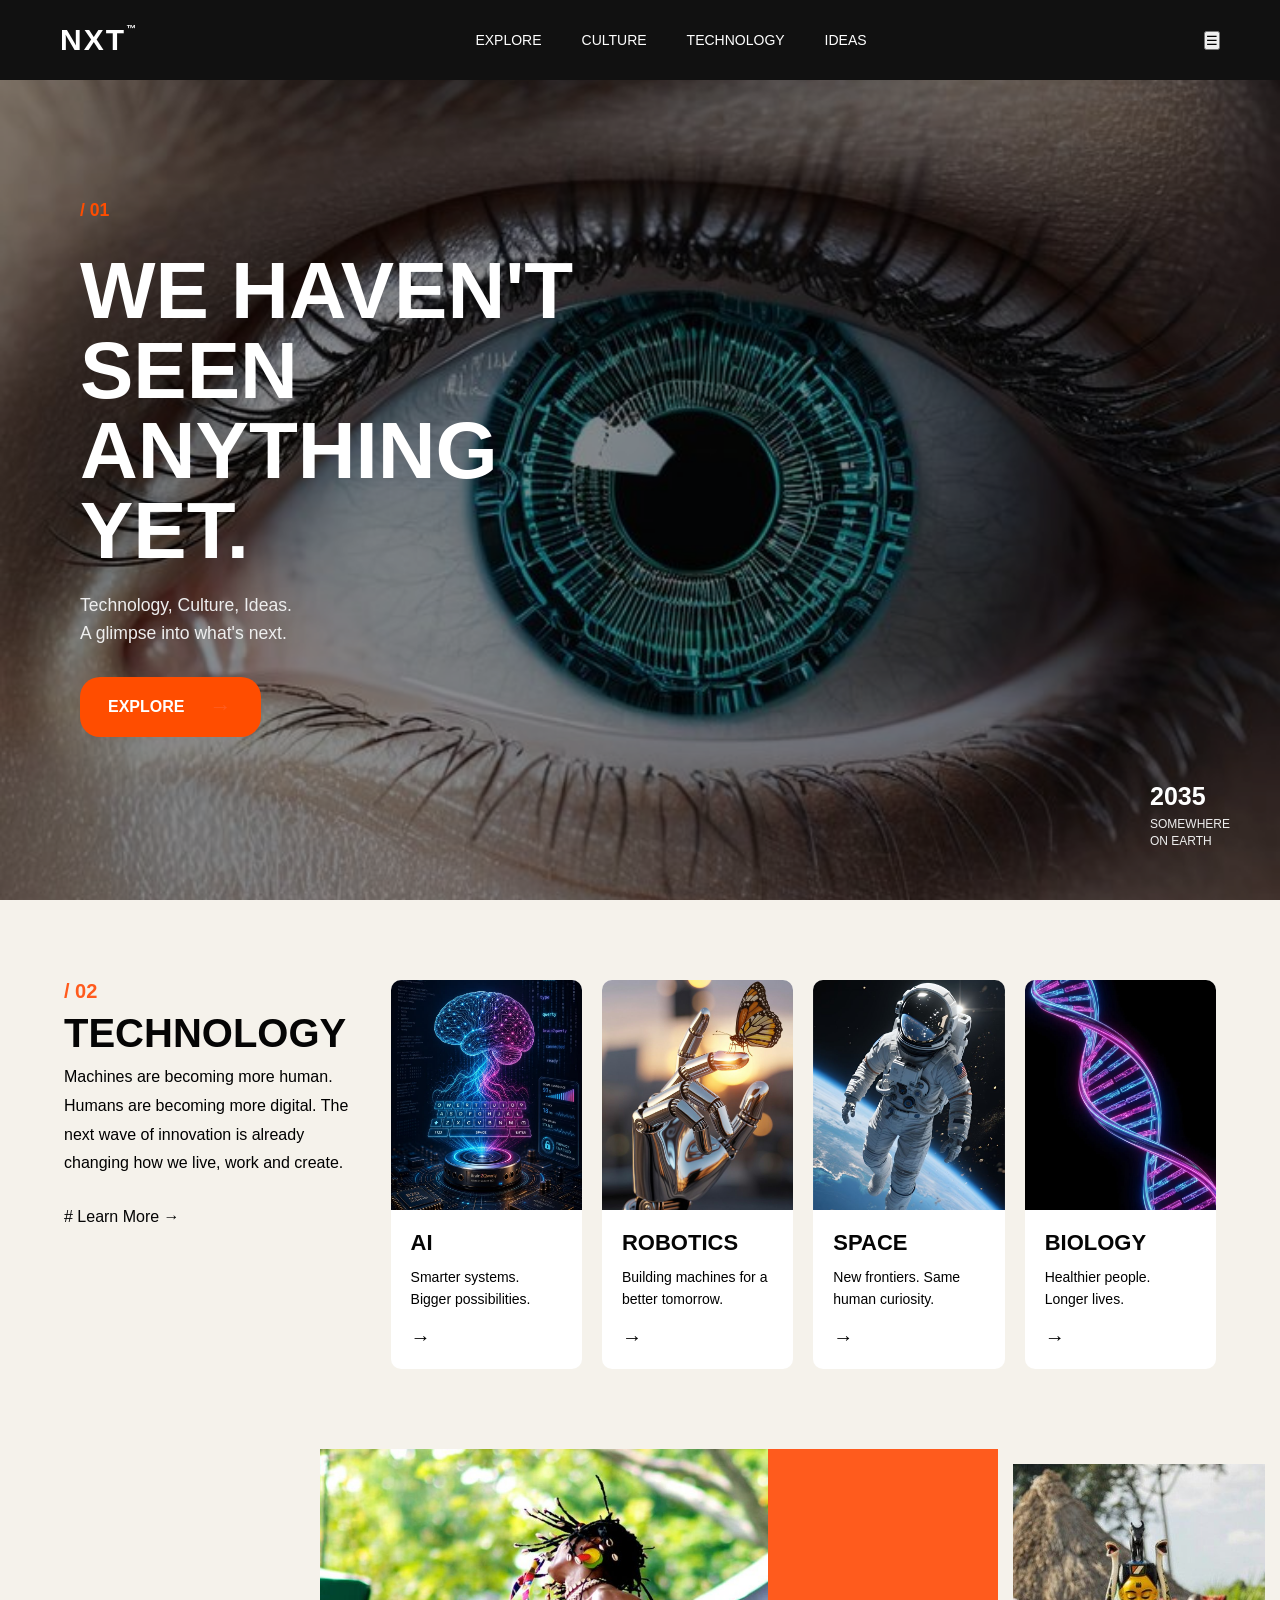
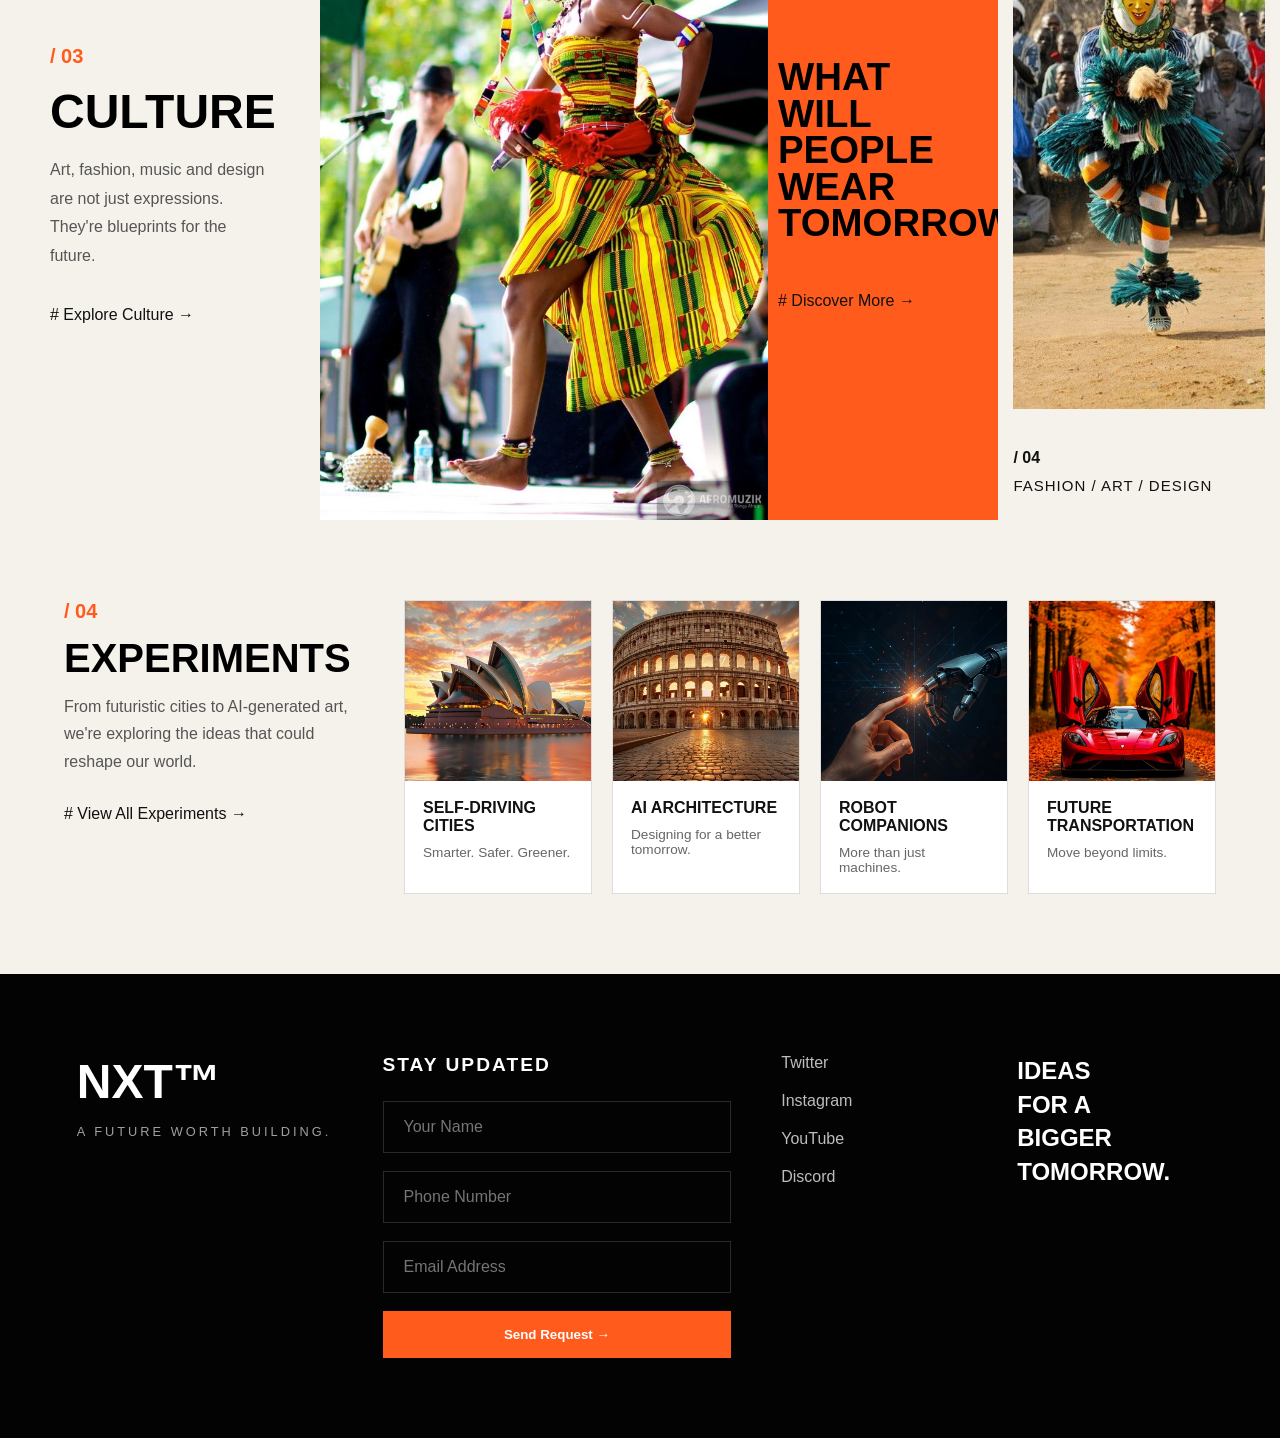
<file: index.html>
<!DOCTYPE html>
<html lang="en">
<head>
    <meta charset="UTF-8">
    <meta name="viewport" content="width=device-width, initial-scale=1.0">
    <title>Document</title>
    <link rel="stylesheet" href="aone.css">
</head>
<body>
    <header class="header">

    <div class="logo">
        NXT<span>™</span>
    </div>

    <nav class="nav">
        <ul>
            <li><a href="aone.html" class="active">EXPLORE</a></li>
            <li><a href="culture.html">CULTURE</a></li>
            <li><a href="technology.html">TECHNOLOGY</a></li>
            <li><a href="ideas.html">IDEAS</a></li>
    </ul>
    </nav>
    <button class="menu" onclick="toggleMenu()">☰</button>

    </header>

<section class="hero">

    <div class="hero-overlay"></div>

    <div class="hero-content">

        <p class="hero-number">/ 01</p>  

        <h1>
            WE HAVEN'T<br>
            SEEN ANYTHING<br>
            YET.
        </h1>

        <p class="hero-text">
            Technology, Culture, Ideas.<br>
            A glimpse into what's next.
        </p>

        <a href="#" class="hero-btn">
            EXPLORE
            <span>→</span>
        </a>

    </div>

    <div class="hero-year">
        <span>2035</span>

        <p>
            SOMEWHERE<br>
            ON EARTH
        </p>
    </div>

</section>

<section class="technology">
    <div class="tech-container">

        <!-- Left Content -->
        <div class="tech-content">
            <span class="section-number">/ 02</span>

            <h2>TECHNOLOGY</h2>

            <p>
                Machines are becoming more human.
                Humans are becoming more digital.
                The next wave of innovation is already
                changing how we live, work and create.
            </p>

            #
                Learn More
                <span>→</span>
            </a>
        </div>

        <!-- Cards -->
        <div class="tech-cards">

            <div class="tech-card">
                <img src="brain2.jpg" alt="">
                <div class="card-content">
                    <h3>AI</h3>
                    <p>Smarter systems. Bigger possibilities.</p>
                    <span>→</span>
                </div>
            </div>

            <div class="tech-card">
                <img src="robotics2.jpg" alt="">
                <div class="card-content">
                    <h3>ROBOTICS</h3>
                    <p>Building machines for a better tomorrow.</p>
                    <span>→</span>
                </div>
            </div>

            <div class="tech-card">
                <img src="space.jpg" alt="">
                <div class="card-content">
                    <h3>SPACE</h3>
                    <p>New frontiers. Same human curiosity.</p>
                    <span>→</span>
                </div>
            </div>

            <div class="tech-card">
                <img src="biology.jpg" alt="">
                <div class="card-content">
                    <h3>BIOLOGY</h3>
                    <p>Healthier people. Longer lives.</p>
                    <span>→</span>
                </div>
            </div>

        </div>

    </div>
</section>

<section class="culture">

    <div class="culture-grid">

        <!-- Left Content -->
        <div class="culture-text">
            <span class="section-number">/ 03</span>

            <h2>CULTURE</h2>

            <p>
                Art, fashion, music and design are not just
                expressions. They're blueprints for the future.
            </p>

            #
                Explore Culture →
            </a>
        </div>

        <!-- Main Image -->
        <div class="culture-image">
            <img src="dance2.jpg" alt="">
        </div>

        <!-- Orange CTA -->
        <div class="culture-highlight">
            <h3>
                WHAT WILL <br>
                PEOPLE WEAR <br>
                TOMORROW?
            </h3>

            #
                Discover More →
            </a>
        </div>

        <!-- Side Card -->
        <div class="culture-side">
            <img src="masked.jpg" alt="">

            <div class="side-content">
                <span>/ 04</span>

                <p>Fashion / Art / Design</p>
            </div>
        </div>

    </div>

</section>

<section class="experiments">

    <div class="exp-wrapper">

        <!-- Left Side -->
        <div class="exp-intro">
            <span class="section-number">/ 04</span>

            <h2>EXPERIMENTS</h2>

            <p>
                From futuristic cities to AI-generated art,
                we're exploring the ideas that could reshape
                our world.
            </p>

            #
                View All Experiments →
            </a>
        </div>

        <!-- Cards -->
        <div class="exp-cards">

            <article class="exp-card">
                <img src="city.jpg" alt="">
                <div class="exp-content">
                    <h3>SELF-DRIVING CITIES</h3>
                    <p>Smarter. Safer. Greener.</p>
                </div>
            </article>

            <article class="exp-card">
                <img src="arch.jpg" alt="">
                <div class="exp-content">
                    <h3>AI ARCHITECTURE</h3>
                    <p>Designing for a better tomorrow.</p>
                </div>
            </article>

            <article class="exp-card">
                <img src="rob.jpg" alt="">
                <div class="exp-content">
                    <h3>ROBOT COMPANIONS</h3>
                    <p>More than just machines.</p>
                </div>
            </article>

            <article class="exp-card">
                <img src="car.jpg" alt="">
                <div class="exp-content">
                    <h3>FUTURE TRANSPORTATION</h3>
                    <p>Move beyond limits.</p>
                </div>
            </article>

        </div>

    </div>

</section>

<footer class="footer">

    <div class="footer-top">

        <!-- Brand -->
        <div class="footer-brand">
            <h2>NXT™</h2>
            <p>A FUTURE WORTH BUILDING.</p>
        </div>

        <!-- Contact Form -->
        <div class="footer-contact">

            <h3>Stay Updated</h3>

            <form id="login-form">

                <div class="input-group">
                    <input
                        type="text"
                        id="fullname"
                        placeholder="Your Name"
                        required
                    >
                </div>

                <div class="input-group">
                    <input
                        type="tel"
                        id="tel"
                        placeholder="Phone Number"
                        required
                    >
                </div>

                <div class="input-group">
                    <input
                        type="email"
                        id="email"
                        placeholder="Email Address"
                        required
                    >
                </div>

                <button type="submit">
                    Send Request →
                </button>

            </form>

        </div>

        <!-- Social -->
        <div class="footer-social">

            <a>Twitter</a>
            <a>Instagram</a>
            <a>YouTube</a>
            <a>Discord</a>

        </div>

        <!-- Slogan -->
        <div class="footer-slogan">

            <h4>
                IDEAS <br>
                FOR A <br>
                BIGGER <br>
                TOMORROW.
            </h4>

        </div>

    </div>

</footer>

<script src="main.js"></script>
</body>
</html>
</file>
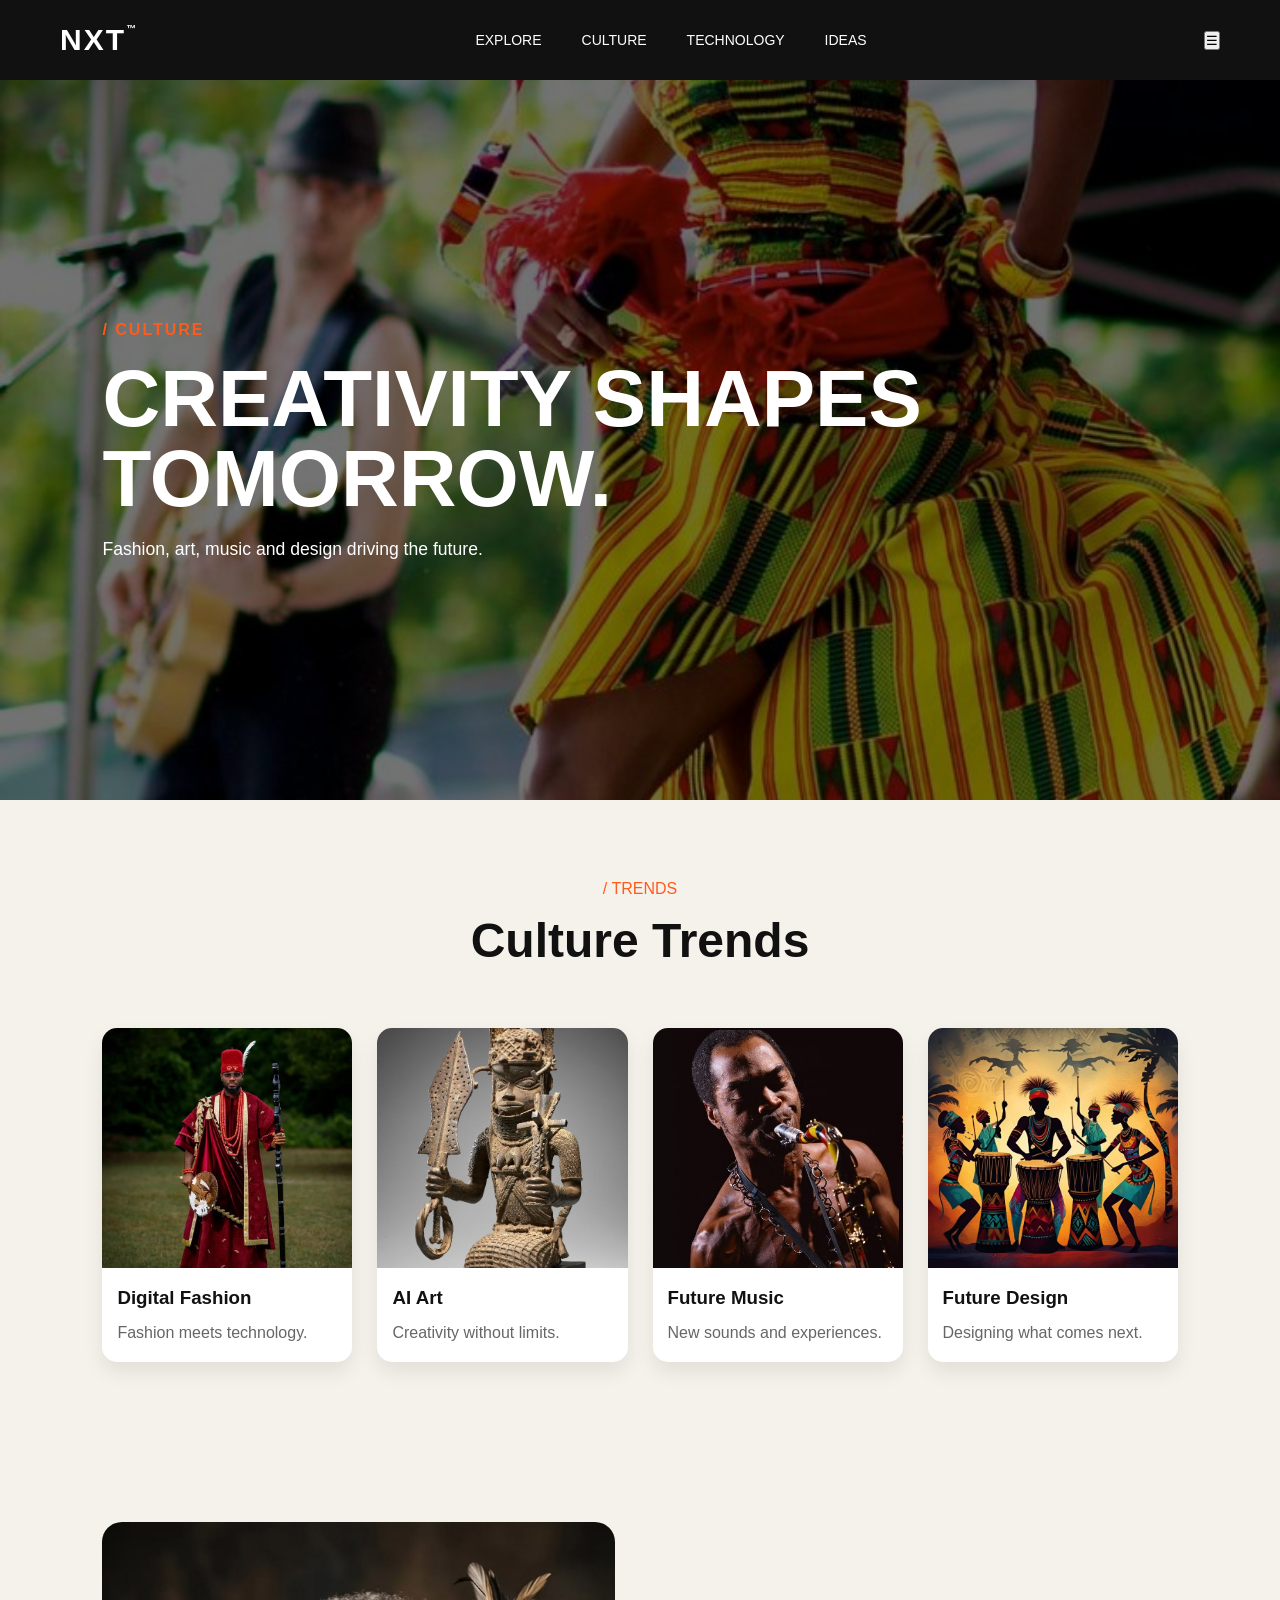
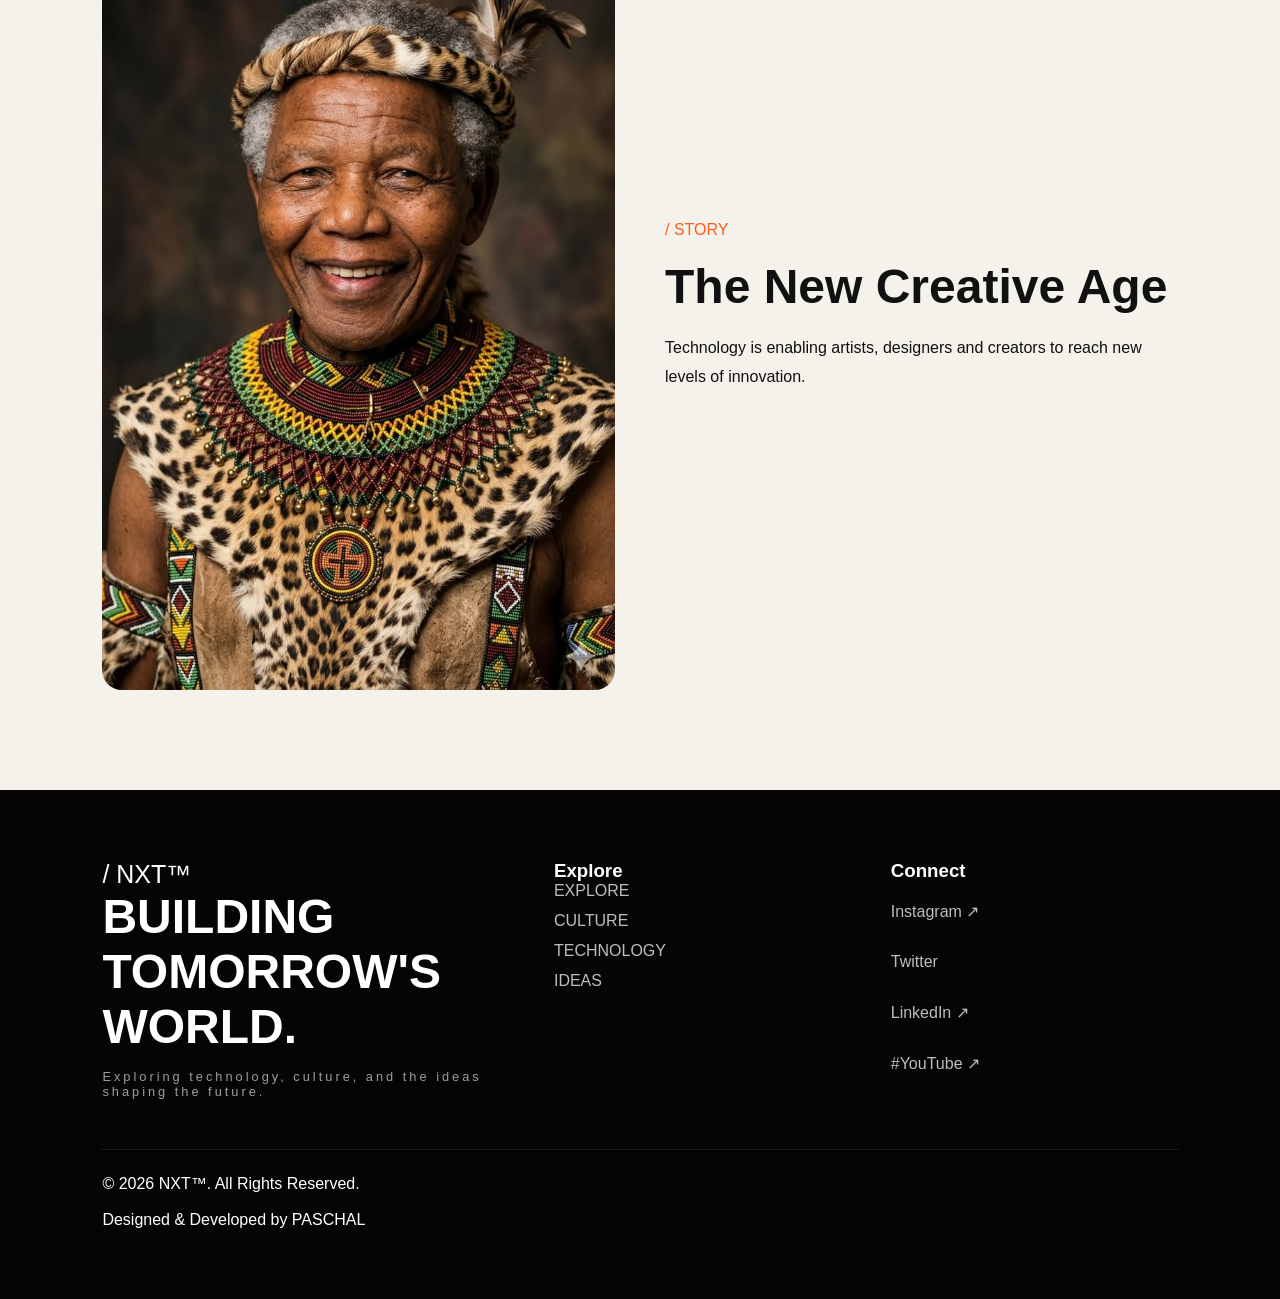
<file: culture.html>
<!DOCTYPE html>
<html lang="en">
<head>
    <meta charset="UTF-8">
    <meta name="viewport" content="width=device-width, initial-scale=1.0">
    <title>Culture</title>
    <link rel="stylesheet" href="aone.css">
</head>
<body>
    <header class="header">

    <div class="logo">
        NXT<span>™</span>
    </div>

    <nav class="nav">
        <ul>
            <li><a href="aone.html" class="active">EXPLORE</a></li>
            <li><a href="culture.html">CULTURE</a></li>
            <li><a href="technology.html">TECHNOLOGY</a></li>
            <li><a href="ideas.html">IDEAS</a></li>        
        </ul>
    </nav>

    <button class="menu" onclick="toggleMenu()">☰</button>

    </header>

    <section class="page-hero culture-hero">
    
        <div class="hero-content">

        <span>/ CULTURE</span>

        <h1>CREATIVITY SHAPES TOMORROW.</h1>

        <p>
        Fashion, art, music and design
        driving the future.
        </p>

        </div>

    </section>

    <div class="section-title">
    <span>/ TRENDS</span>
    <h2>Culture Trends</h2>
    </div>

    <section class="feature-grid">

        <div class="feature-card">
        <img src="igbo.jpg" alt="">
        <h3>Digital Fashion</h3>
        <p>Fashion meets technology.</p>
        </div>

        <div class="feature-card">
        <img src="bronze.jpg" alt="">
        <h3>AI Art</h3>
        <p>Creativity without limits.</p>
        </div>

        <div class="feature-card">
        <img src="kuti.jpg" alt="">
        <h3>Future Music</h3>
        <p>New sounds and experiences.</p>
        </div>

        <div class="feature-card">
        <img src="art.jpg" alt="">
        <h3>Future Design</h3>
        <p>Designing what comes next.</p>
        </div>

    </section>

    <section class="article">

    <img src="mandela.jpg" alt="">
    <div class="article-text">

    <span>/ STORY</span>

    <h2>The New Creative Age</h2>

    <p>
    Technology is enabling artists,
    designers and creators to reach
    new levels of innovation.
    </p>

    </div>

    </section>
    <footer class="footert">

    <div class="footer-top">

        <div class="footer-brand">

            <span>/ NXT™</span>

            <h2>
                BUILDING
                TOMORROW'S
                WORLD.
            </h2>

            <p>
                Exploring technology, culture,
                and the ideas shaping the future.
            </p>

        </div>

        <div class="footer-links">

            <h3>Explore</h3>
            <a href="aone.html" class="active">EXPLORE</a>
            <a href="culture.html">CULTURE</a>
            <a href="technology.html">TECHNOLOGY</a>
            <a href="ideas.html">IDEAS</a>


        </div>

        <div class="footer-social">

            <h3>Connect</h3>

            <a href="#">Instagram ↗</a>
            <a href="#">Twitter
            <a href="#">LinkedIn ↗</a>   
            <a>#YouTube ↗</a>

        </div>

    </div>

    <div class="footer-bottom">

        <p>
            © 2026 NXT™. All Rights Reserved.
        </p>
        <br>
        <p>
            Designed & Developed by PASCHAL
        </p>

    </div>

</footer>
<script src="main.js"></script>

</body>
</html>
</file>
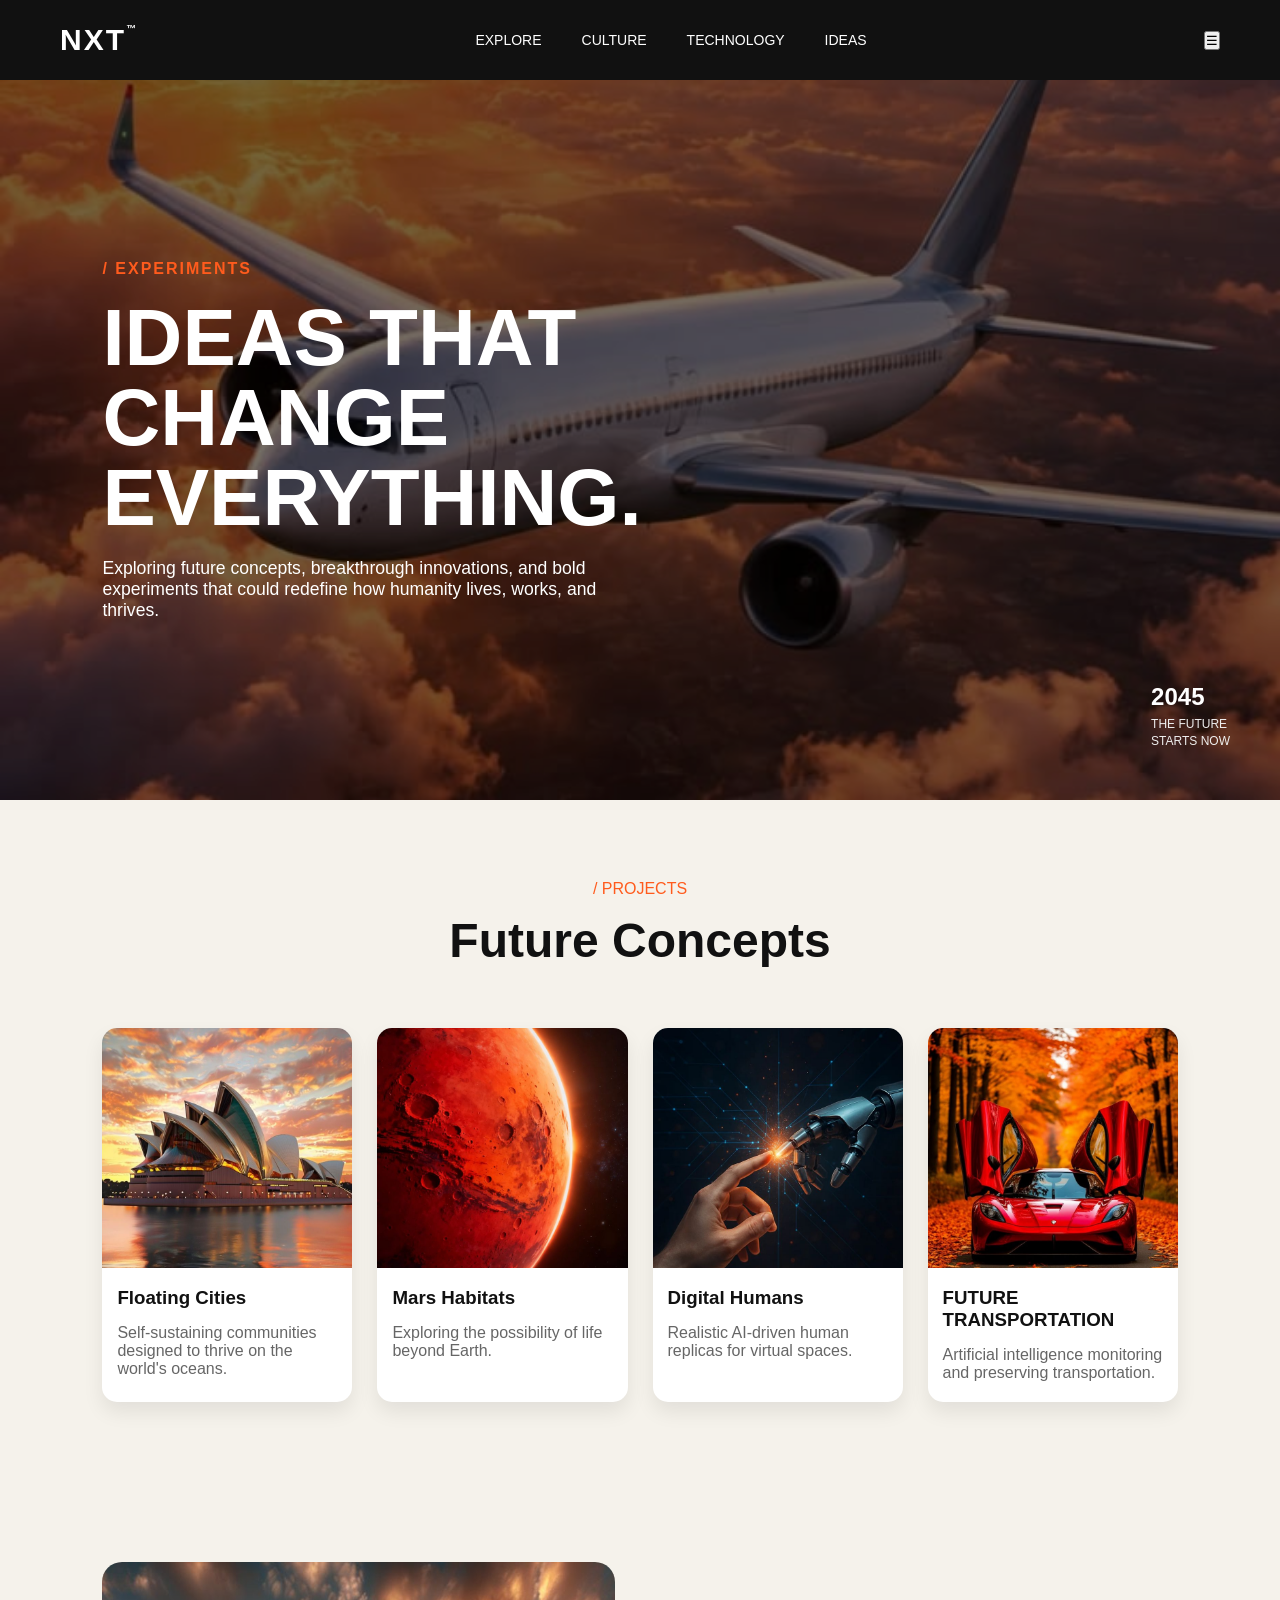
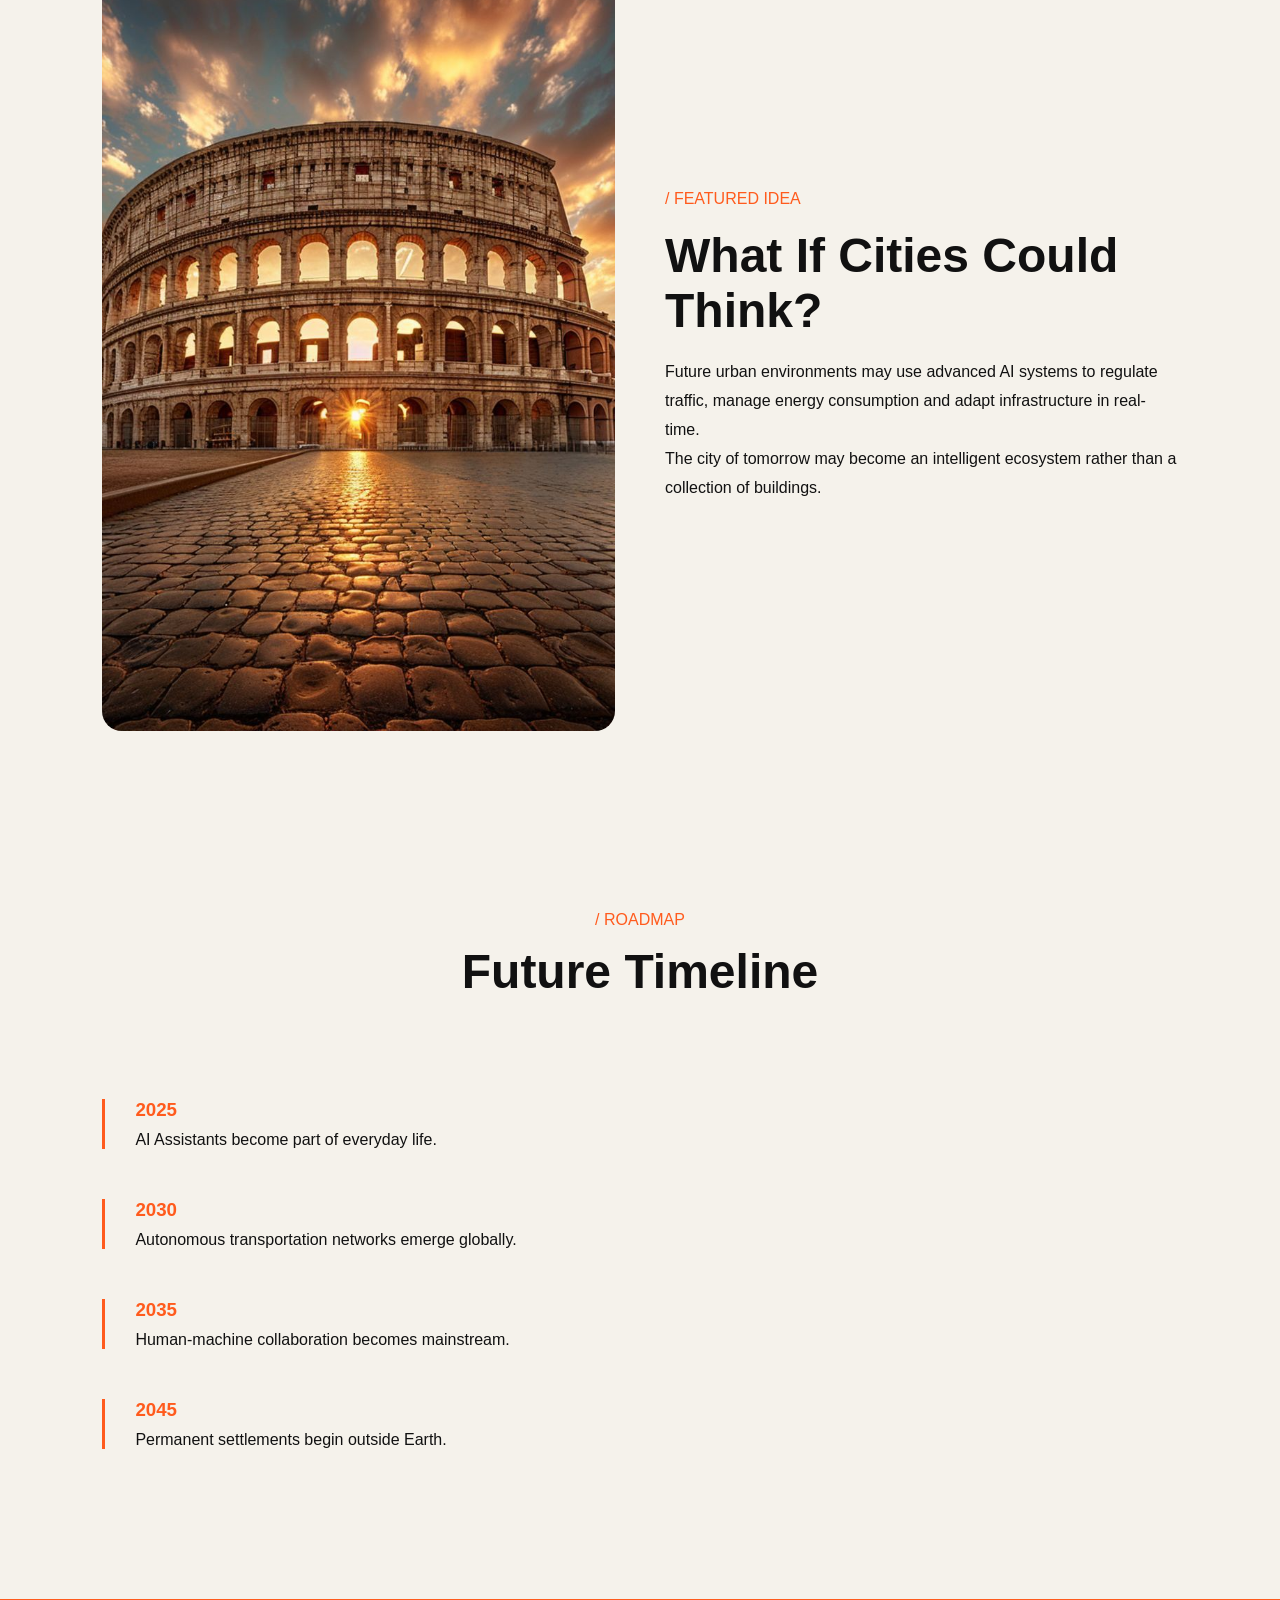
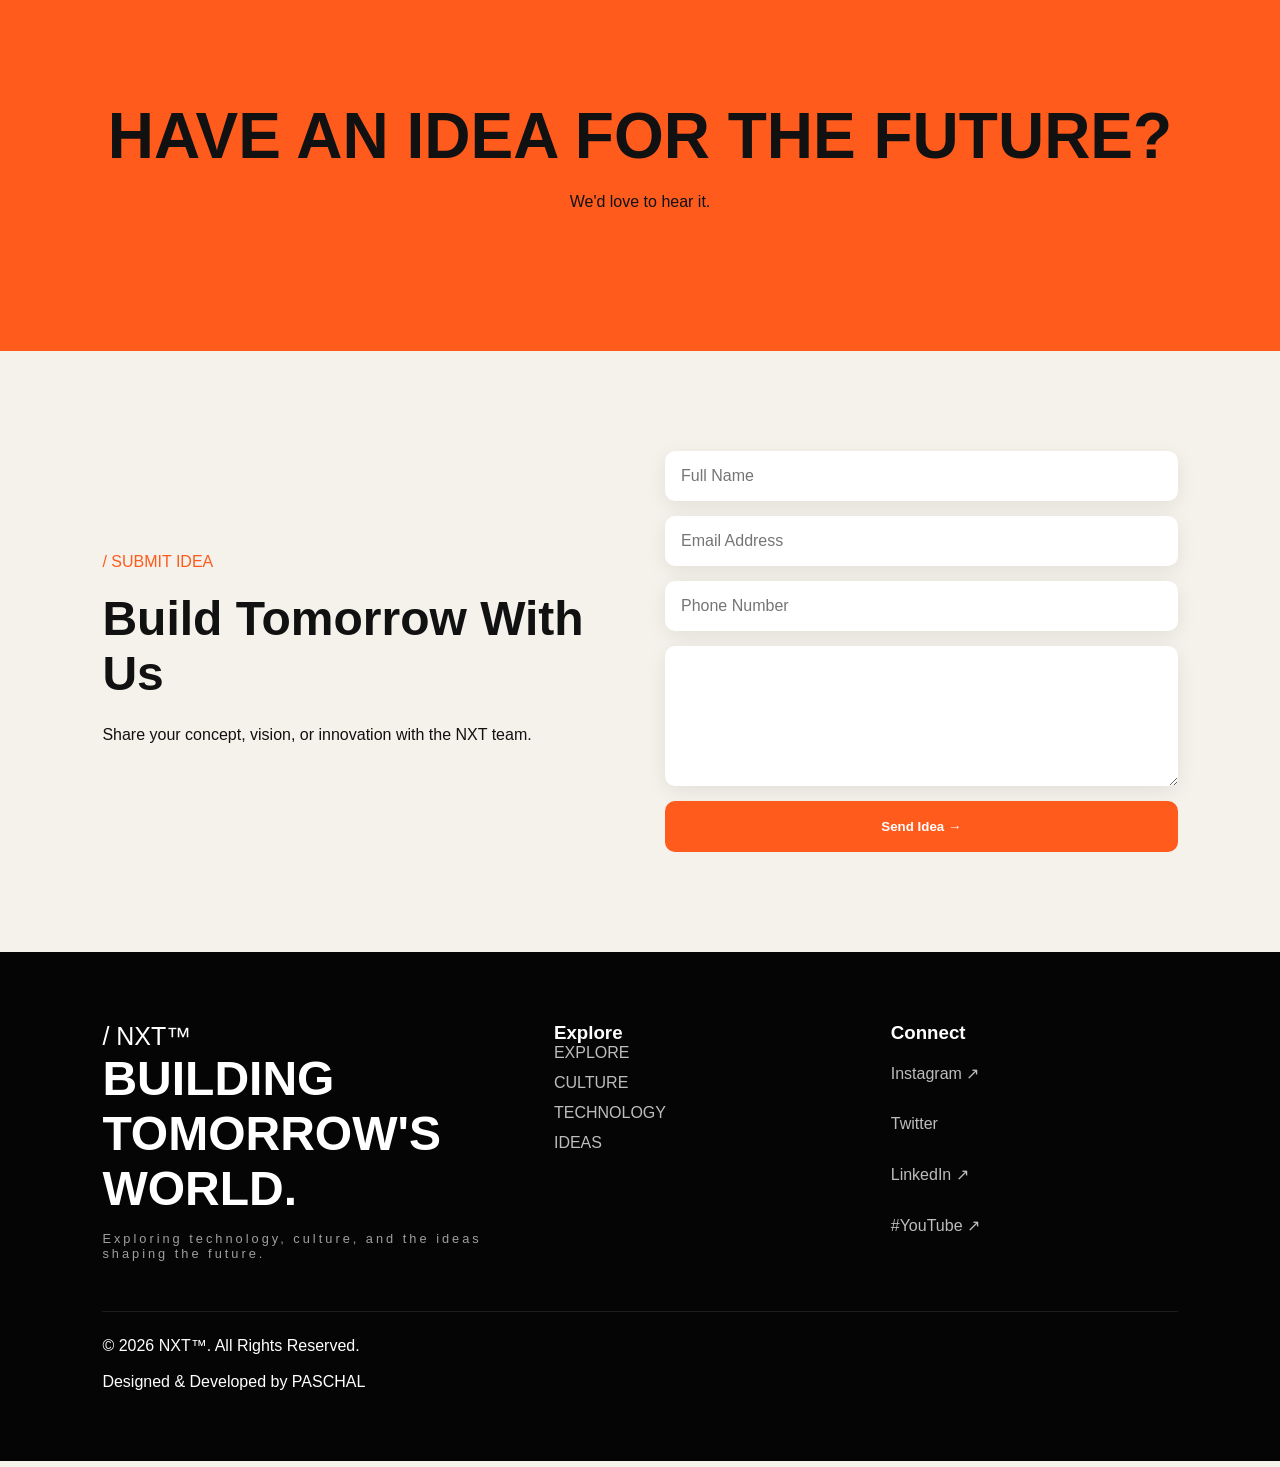
<file: ideas.html>
<!DOCTYPE html>
<html lang="en">
<head>
    <meta charset="UTF-8">
    <meta name="viewport" content="width=device-width, initial-scale=1.0">
    <title>ideas</title>
    <link rel="stylesheet" href="aone.css">
</head>
<body>
     <header class="header">

    <div class="logo">
        NXT<span>™</span>
    </div>

    <nav class="nav">
        <ul>
            <li><a href="aone.html" class="active">EXPLORE</a></li>
            <li><a href="culture.html">CULTURE</a></li>
            <li><a href="technology.html">TECHNOLOGY</a></li>
            <li><a href="ideas.html">IDEAS</a></li>        </ul>
    </nav>
    <button class="menu" onclick="toggleMenu()">☰</button>

    </header>

<section class="page-hero ideas-hero">

    <div class="hero-content">

        <span>/ EXPERIMENTS</span>

        <h1>
            IDEAS THAT<br>
            CHANGE<br>
            EVERYTHING.
        </h1>

        <p>
            Exploring future concepts, breakthrough
            innovations, and bold experiments that
            could redefine how humanity lives, works,
            and thrives.
        </p>


    </div>

    <div class="hero-year">

        <h2>2045</h2>

        <p>
            THE FUTURE<br>
            STARTS NOW
        </p>

    </div>

</section>
    <!-- FUTURE CONCEPTS -->

<section class="section-title">

    <span>/ PROJECTS</span>

    <h2>Future Concepts</h2>

</section>

<section class="feature-grid">

    <div class="feature-card">

        <img src="city.jpg" alt="">

        <h3>Floating Cities</h3>

        <p>
            Self-sustaining communities designed
            to thrive on the world's oceans.
        </p>

    </div>

    <div class="feature-card">

        <img src="mars.jpg" alt="">

        <h3>Mars Habitats</h3>

        <p>
            Exploring the possibility of life
            beyond Earth.
        </p>

    </div>

    <div class="feature-card">

        <img src="rob.jpg" alt="">

        <h3>Digital Humans</h3>

        <p>
            Realistic AI-driven human replicas
            for virtual spaces.
        </p>

    </div>

    <div class="feature-card">

        <img src="car.jpg" alt="">

        <h3>FUTURE TRANSPORTATION</h3>

        <p>
            Artificial intelligence monitoring
            and preserving transportation.
        </p>

    </div>

</section>



<!-- FEATURE ARTICLE -->

<section class="article">

    <img src="arch.jpg" alt="">

    <div class="article-text">

        <span>/ FEATURED IDEA</span>

        <h2>
            What If Cities
            Could Think?
        </h2>

        <p>
            Future urban environments may use
            advanced AI systems to regulate traffic,
            manage energy consumption and adapt
            infrastructure in real-time.
        </p>

        <p>
            The city of tomorrow may become
            an intelligent ecosystem rather than
            a collection of buildings.
        </p>

    </div>

</section>



<!-- TIMELINE -->

<section class="section-title">

    <span>/ ROADMAP</span>

    <h2>Future Timeline</h2>

</section>

<section class="timeline">

    <div class="timeline-item">

        <h3>2025</h3>

        <p>
            AI Assistants become part of
            everyday life.
        </p>

    </div>

    <div class="timeline-item">

        <h3>2030</h3>

        <p>
            Autonomous transportation
            networks emerge globally.
        </p>

    </div>

    <div class="timeline-item">

        <h3>2035</h3>

        <p>
            Human-machine collaboration
            becomes mainstream.
        </p>

    </div>

    <div class="timeline-item">

        <h3>2045</h3>

        <p>
            Permanent settlements begin
            outside Earth.
        </p>

    </div>

</section>



<!-- IDEA FORM -->

<section class="cta">

    <h2>
        HAVE AN IDEA
        FOR THE FUTURE?
    </h2>

    <p style="margin:20px 0 40px;">
        We'd love to hear it.
    </p>

</section>


<section class="article">

    <div class="article-text">

        <span>/ SUBMIT IDEA</span>

        <h2>Build Tomorrow With Us</h2>

        <p>
            Share your concept, vision,
            or innovation with the NXT team.
        </p>

    </div>

    <form class="idea-form" id="ideaform">

        <input
            type="text"
            id="fullname"
            placeholder="Full Name"
            required>

        <input
            type="email"
            id="email"
            placeholder="Email Address"
            required>

        <input
            type="tel"
            id="tel"
            placeholder="Phone Number"
            required>

        <textarea
            rows="6"
            placeholder="Describe your idea..."
            required>
        </textarea>

        <button type="submit">
            Send Idea →
        </button>

    </form>

</section>



<!-- FOOTER -->
 <footer class="footert">

    <div class="footer-top">

        <div class="footer-brand">

            <span>/ NXT™</span>

            <h2>
                BUILDING
                TOMORROW'S
                WORLD.
            </h2>

            <p>
                Exploring technology, culture,
                and the ideas shaping the future.
            </p>

        </div>

        <div class="footer-links">

            <h3>Explore</h3>
            <a href="aone.html" class="active">EXPLORE</a>
            <a href="culture.html">CULTURE</a>
            <a href="technology.html">TECHNOLOGY</a>
            <a href="ideas.html">IDEAS</a>


        </div>

        <div class="footer-social">

            <h3>Connect</h3>

            <a href="#">Instagram ↗</a>
            <a href="#">Twitter
            <a href="#">LinkedIn ↗</a>   
            <a>#YouTube ↗</a>

        </div>

    </div>

    <div class="footer-bottom">

        <p>
            © 2026 NXT™. All Rights Reserved.
        </p>
        <br>
        <p>
            Designed & Developed by PASCHAL
        </p>

    </div>

</footer>

<script src="main.js"></script>
</body>
</html>
</file>
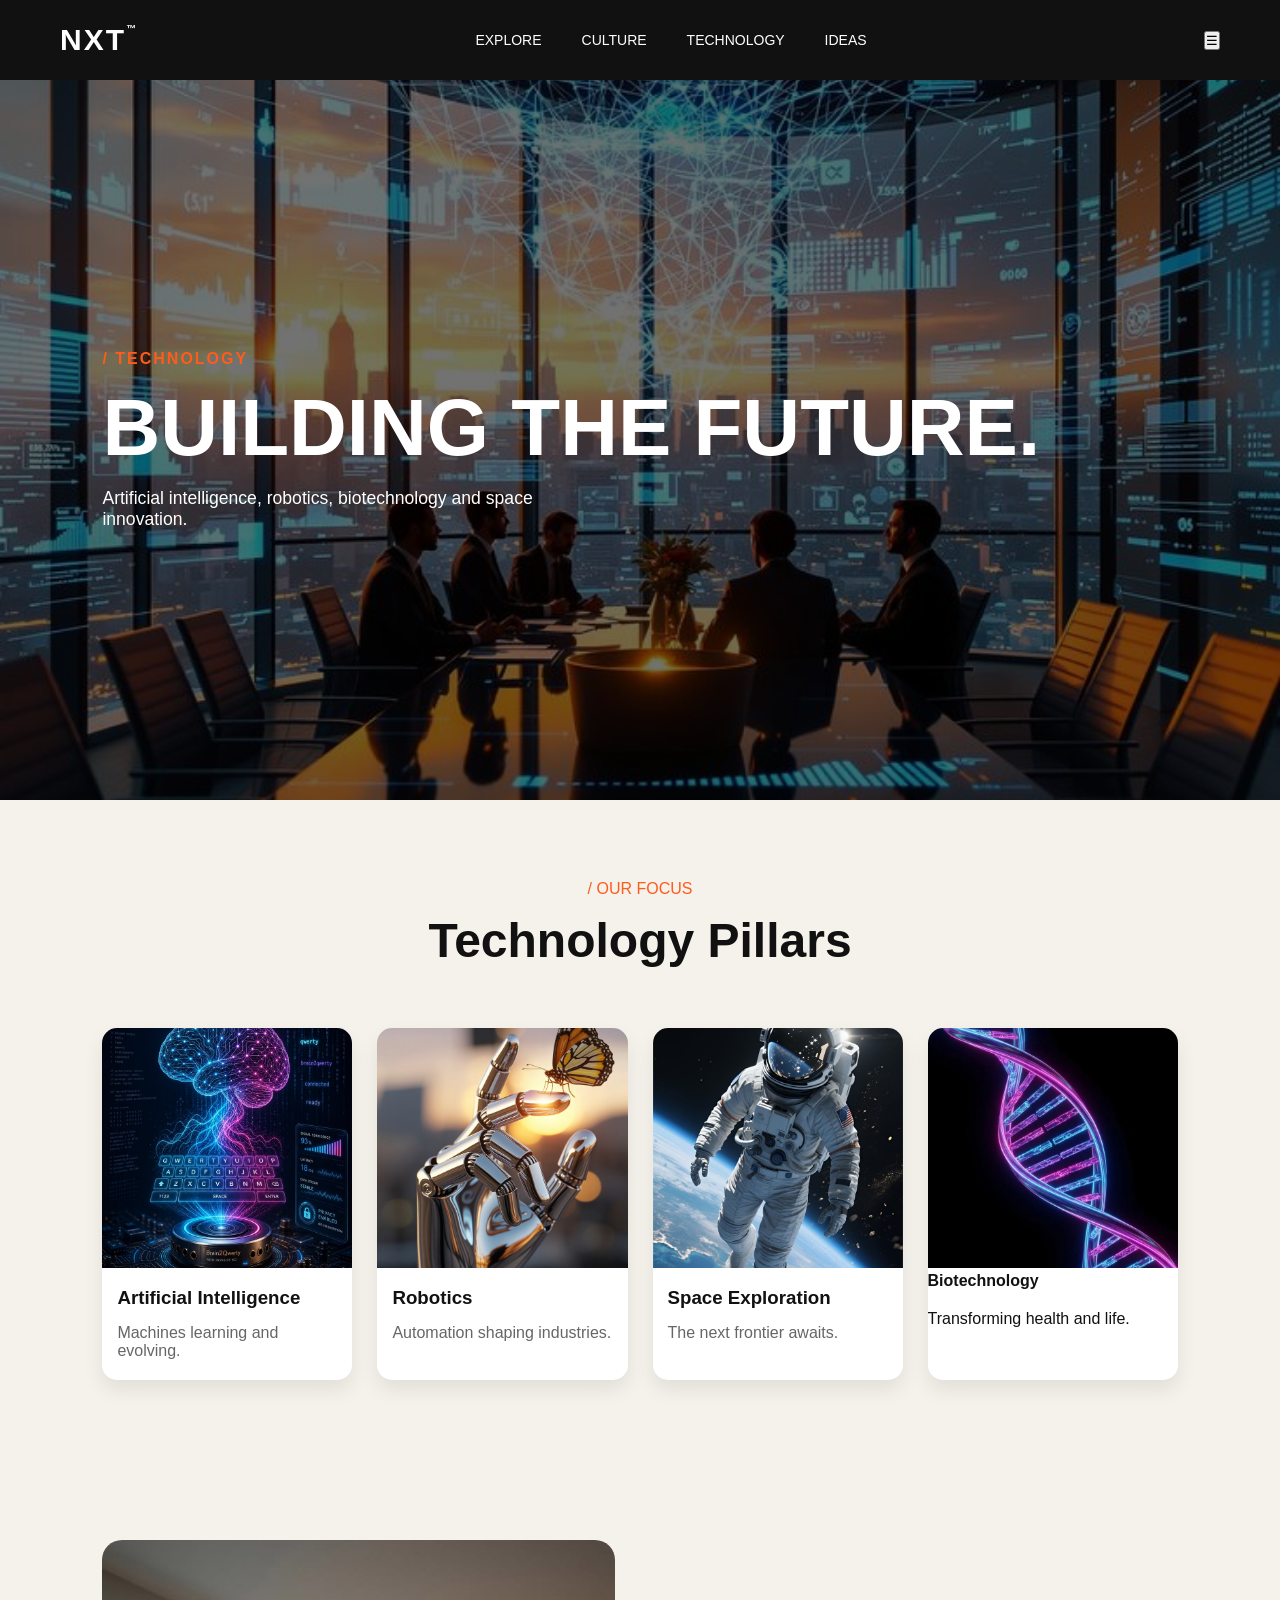
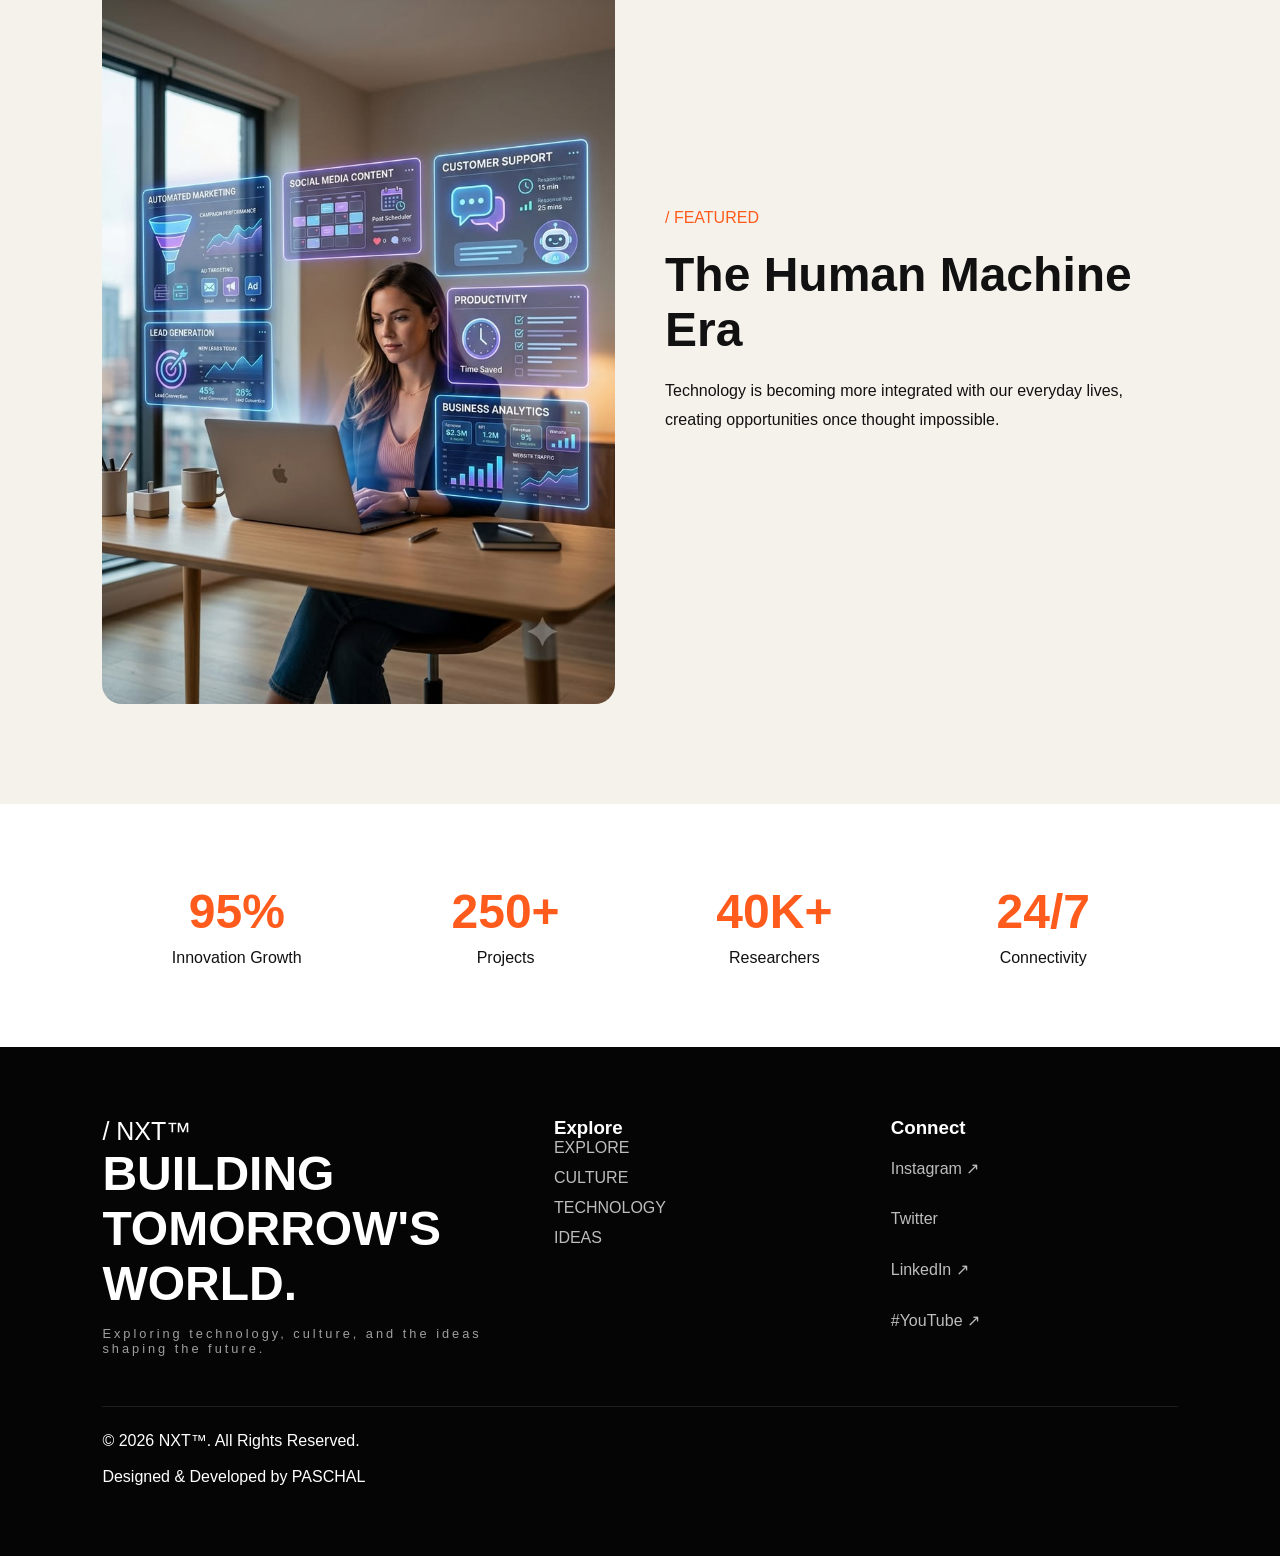
<file: technology.html>
<!DOCTYPE html>
<html lang="en">
<head>
    <meta charset="UTF-8">
    <meta name="viewport" content="width=device-width, initial-scale=1.0">
    <title>Technology</title>
    <link rel="stylesheet" href="aone.css">
</head>
<body>
    <header class="header">

    <div class="logo">
        NXT<span>™</span>
    </div>

    <nav class="nav">
        <ul>
            <li><a href="aone.html" class="active">EXPLORE</a></li>
            <li><a href="culture.html">CULTURE</a></li>
            <li><a href="technology.html">TECHNOLOGY</a></li>
            <li><a href="ideas.html">IDEAS</a></li>
        </ul>
    </nav>
    <button class="menu" onclick="toggleMenu()">☰</button>

    </header>

<section class="page-hero technology-hero">

    <div class="hero-content">

        <span>/ TECHNOLOGY</span>

        <h1>BUILDING THE FUTURE.</h1>

        <p>
        Artificial intelligence, robotics,
        biotechnology and space innovation.
        </p>

    </div>

</section>

<div class="section-title">
    <span>/ OUR FOCUS</span>
    <h2>Technology Pillars</h2>
</div>

<section class="feature-grid">

    <div class="feature-card">
        <img src="brain2.jpg" alt="">
        <h3>Artificial Intelligence</h3>
        <p>Machines learning and evolving.</p>
    </div>

    <div class="feature-card">
        <img src="robotics2.jpg" alt="">
        <h3>Robotics</h3>
        <p>Automation shaping industries.</p>
    </div>

    <div class="feature-card">
        <img src="space.jpg" alt="">
        <h3>Space Exploration</h3>
        <p>The next frontier awaits.</p>
    </div>

    <div class="feature-card">
        <img src="biology.jpg" alt="">
        <h4>Biotechnology</h4>
        </p>Transforming health and life.</p>
    </div>

</section>

<section class="article">
    <img src="future.jpg" alt="">

    <div class="article-text">

        <span>/ FEATURED</span>

        <h2>The Human Machine Era</h2>

        <p>
        Technology is becoming more integrated with
        our everyday lives, creating opportunities
        once thought impossible.
        </p>

    </div>

</section>

<section class="metrics">
    <div>
    <h2>95%</h2>
    <p>Innovation Growth</p>
    </div>

    <div>
    <h2>250+</h2>
    <p>Projects</p>
    </div>

    <div>
    <h2>40K+</h2>
    <p>Researchers</p>
    </div>

    <div>
    <h2>24/7</h2>
    <p>Connectivity</p>
    </div>

</section>
<footer class="footert">

    <div class="footer-top">

        <div class="footer-brand">

            <span>/ NXT™</span>

            <h2>
                BUILDING
                TOMORROW'S
                WORLD.
            </h2>

            <p>
                Exploring technology, culture,
                and the ideas shaping the future.
            </p>

        </div>

        <div class="footer-links">

            <h3>Explore</h3>
            <a href="aone.html" class="active">EXPLORE</a>
            <a href="culture.html">CULTURE</a>
            <a href="technology.html">TECHNOLOGY</a>
            <a href="ideas.html">IDEAS</a>


        </div>

        <div class="footer-social">

            <h3>Connect</h3>

            <a href="#">Instagram ↗</a>
            <a href="#">Twitter
            <a href="#">LinkedIn ↗</a>   
            <a>#YouTube ↗</a>

        </div>

    </div>

    <div class="footer-bottom">

        <p>
            © 2026 NXT™. All Rights Reserved.
        </p>
        <br>
        <p>
            Designed & Developed by PASCHAL
        </p>

    </div>

</footer>
<script src="main.js"></script>
</body>
</html>
</file>
<file: aone.css>
* {
    margin: 0;
    padding: 0;
    box-sizing: border-box;
}

.header {
    width: 100%;
    height: 80px;
    display: flex;
    align-items: center;
    justify-content: space-between;
    padding: 0 50px;
    background-color: #111;
    /* position: sticky; */
}

.logo {
    color: white;
    font-size: 28px;
    font-weight: 800;
    letter-spacing: 2px;
}

.logo span {
    font-size: 10px;
    vertical-align: top;
}

.nav ul {
    display: flex;
    gap: 40px;
    list-style: none;
}

.nav a {
    color: white;
    text-decoration: none;
    font-size: 14px;
    font-weight: 500;
} 

/* .nav a.active {
    color: #ff4d00;
}  */

.nav a:hover {
    border-bottom: 4px solid #8b4513;
    padding-bottom: 5px;

}

.menu {
    display: flex;
    flex-direction: column;
    gap: 5px;
}

.menu span {
    width: 30px;
    height: 3px;
    background-color: white;
}

.hero {
    width: 100%;
    height: calc(100vh - 80px);

    position: relative;
    background-image: url("eye2.jpg");
    background-size: cover;
    background-position: center;
    color: white;
    overflow: hidden;
    
}

.hero-overlay {
    position: absolute;
    inset: 0;
    background: rgba(0, 0, 0, 0.45);
}

.hero-content {
    position: relative;
    z-index: 2;

    width: 55%;
    padding-left: 80px;
    padding-top: 120px;
}

.hero-number {
    color: #ff4d00;
    font-size: 18px;
    font-weight: bold;
    margin-bottom: 30px;
}

.hero h1 {
    font-size: 70px;
    line-height: 0.95;
    font-weight: 800;
    margin-bottom: 30px;
}

.hero-text {
    font-size: 17px;
    line-height: 1.6;
    color: #eeeeee;
    margin-bottom: 30px;
}

.hero-btn {
    display: inline-flex;
    align-items: center;
    gap: 25px;
    padding: 17px 28px;
    background-color: #ff4d00;
    color: white;
    text-decoration: none;
    font-weight: bold;
    border-radius: 20px;
}

.hero-btn span {
    font-size: 22px;
}

.hero-year {
    position: absolute;
    right: 50px;
    bottom: 50px;
    z-index: 2;
}

.hero-year span {
    font-size: 25px;
    font-weight: bold;
}

.hero-year p {
    margin-top: 5px;
    font-size: 12px;
    line-height: 1.4;
    color: #eeeeee;
}

.technology{
    background: #f5f2eb;
    color: #050505;
    padding:80px 5%;
   
}

.tech-container{
    display:flex;
    justify-content:space-between;
    gap:40px;
    align-items:flex-start;
}

.tech-content{
    width:25%;
}

.section-number{
    color:#ff5b1d;
    font-size:20px;
    font-weight:600;
}

.tech-content h2{
    font-size:2.5rem;
    line-height:1;
    margin:10px 0px;
    font-weight:900;
}

.tech-content p{
    color: black;
    line-height:1.8;
    margin-bottom:30px;
}

.tech-btn{
    display:inline-flex;
    align-items:center;
    gap:15px;
    text-decoration:none;
    color:#ff5b1d;
    border:1px solid #ff5b1d;
    padding:14px 28px;
    border-radius:4px;
    transition:0.3s;
}

.tech-btn:hover{
    background:#ff5b1d;
    color:white;
}

.tech-cards{
    width:72%;
    display:grid;
    grid-template-columns:repeat(4,1fr);
    gap:20px;
}

.tech-card{
    background: #fff;;
    overflow:hidden;
    border-radius:10px;
    cursor:pointer;
    transition:0.4s;
}

.tech-card:hover{
    transform:translateY(-10px);
}

.tech-card img{
    width:100%;
    height:230px;
    object-fit:cover;
    display:block;
}

.card-content{
    padding:20px;
}

.card-content h3{
    font-size:22px;
    margin-bottom:10px;
}

.card-content p{
    font-size:14px;
    color: #000;
    line-height:1.6;
    margin-bottom:15px;
}

.card-content span{
    color: #000;
    font-size:20px;
}

.culture{
    background:#f5f2eb;
    padding:0;
}

.culture-grid{
    display:grid;

    grid-template-columns:
    25% 35% 18% 22%;

    min-height:550px;
}

.culture-text{
    padding:70px 50px;
    display:flex;
    flex-direction:column;
    justify-content:center;
}

.culture-text h2{
    font-size:3rem;
    font-weight:900;
    line-height:1;
    margin:20px 0;
    color:#000;
}

.culture-text p{
    color:#555;
    line-height:1.8;
    margin-bottom:35px;
}

.culture-btn{
    display:inline-block;
    text-decoration:none;
    color:#000;
    border:1px solid #000;
    padding:14px 30px;
    width:max-content;
    transition:.3s;
}

.culture-btn:hover{
    background:#000;
    color:#fff;
}

.culture-image{
    overflow:hidden;
}

.culture-image img{
    width:100%;
    height:100%;
    object-fit:cover;
    display:block;
}

.culture-highlight{
    background:#ff5b1d;

    padding:10px;

    display:flex;
    flex-direction:column;
    justify-content:center;
}

.culture-highlight h3{
    font-size:2.4rem;
    line-height:0.95;
    font-weight:900;
    color:#000;
    margin-bottom:50px;
    /* text-align: center; */
}

.culture-highlight a{
    text-decoration:none;
    color:#000;
    font-weight:600;
    text-transform:uppercase;
    letter-spacing:1px;
}

.culture-side{
    background:#f5f2eb;
    padding:15px;

    display:flex;
    flex-direction:column;
}

.culture-side img{
    width:100%;
    height:85%;
    object-fit:cover;
    /* overflow: hidden; */
}

.side-content{
    padding-top:20px;
    margin-top: 20px;
}

.side-content span{
    display:block;
    font-weight:bold;
    margin-bottom:10px;
}

.side-content p{
    text-transform:uppercase;
    font-size:15px;
    letter-spacing:1px;
}

.culture-image img,
.culture-side img{
    transition:.6s;
}

.culture-image:hover img,
.culture-side:hover img{
    transform:scale(1.08);
}

.experiments{
    background:#f5f2eb;
    padding:80px 5%;
}

.exp-wrapper{
    display:grid;
    grid-template-columns:300px 1fr;
    gap:40px;
    align-items:start;
}

.exp-intro h2{
    font-size:2.5rem;
    line-height:1;
    font-weight:900;
    color:#000;
    margin:15px 0;
}

.exp-intro p{
    color:#555;
    line-height:1.7;
    margin-bottom:30px;
}

.exp-btn{
    display:inline-block;
    padding:14px 25px;

    text-decoration:none;

    border:1px solid #000;
    color:#000;

    transition:.3s;
}

.exp-btn:hover{
    background:#000;
    color:#fff;
}

.exp-cards{
    display:grid;
    grid-template-columns:repeat(4,1fr);
    gap:20px;
}

.exp-card{
    background:#fff;
    border:1px solid #ddd;
    overflow:hidden;
    transition:.4s;
    cursor:pointer;
}

.exp-card:hover{
    transform:translateY(-8px);
    box-shadow:0 20px 40px rgba(0,0,0,.1);
}

.exp-card img{
    width:100%;
    height:180px;
    object-fit:cover;
    display:block;
}

.exp-content{
    padding:18px;
}

.exp-content h3{
    font-size:1rem;
    margin-bottom:10px;
    font-weight:700;
}

.exp-content p{
    color:#666;
    font-size:.85rem;
}

.exp-card img{
    transition:.6s;
}

.exp-card:hover img{
    transform:scale(1.08);
}

.footer{
    background:#030303;
    color:#fff;
    padding:80px 6%;
}

.footer-top{
    display:grid;
    grid-template-columns:
    1.1fr
    1.5fr
    .8fr
    .8fr;

    gap:50px;
    align-items:start;
}

.footer-brand h2{
    font-size:3rem;
    margin-bottom:15px;
    font-weight:900;
}

.footer-brand p{
    color:#9f9f9f;
    letter-spacing:3px;
    font-size:.8rem;
}

.footer-contact h3{
    margin-bottom:25px;
    font-size:1.2rem;
    text-transform:uppercase;
    letter-spacing:2px;
}

.input-group{
    margin-bottom:18px;
}

.input-group input{
    width:100%;

    background:transparent;

    border:1px solid rgba(255,255,255,.15);

    color:white;

    padding:16px 20px;

    font-size:1rem;

    outline:none;

    transition:.3s;
}

.footer-contact button:hover{
    background:#ff7b47;
}

.footer-social{
    display:flex;
    flex-direction:column;
    gap:20px;
}

.footer-social a{
    color:#bdbdbd;
    text-decoration:none;
    transition:.3s;
}

.footer-social a:hover{
    color:#ff5b1d;
    transform:translateX(10px);
}

.footer-slogan h4{
    font-size:1.5rem;
    line-height:1.4;
    font-weight:800;
}
/* omor */
*{
    margin:0;
    padding:0;
    box-sizing:border-box;
}

body{
    font-family:Arial, Helvetica, sans-serif;
    background:#f5f2eb;
    color:#111;
}

.header{
    height:80px;
    background:#111;

    display:flex;
    justify-content:space-between;
    align-items:center;

    padding:0 60px;
}

.logo{
    color:white;
    font-size:30px;
    font-weight:800;
}

.nav ul{
    display:flex;
    list-style:none;
    gap:40px;
}

.nav a{
    color:white;
    text-decoration:none;
}

.nav a:hover{
    color:#ff5b1d;
}

/* HERO */

.page-hero{
    height:80vh;

    position:relative;

    display:flex;
    align-items:center;

    padding:0 8%;

    color:white;

    background-size:cover;
    background-position:center;
}

.page-hero::before{
    content:"";

    position:absolute;
    inset:0;

    background:rgba(0,0,0,.55);
}

.hero-content{
    position:relative;
    z-index:2;
}

.hero-content span{
    color:#ff5b1d;
    font-weight:700;
    letter-spacing:2px;
}

.hero-content h1{
    font-size:5rem;
    line-height:1;
    margin:20px 0;
}

.hero-content p{
    font-size:1.1rem;
    max-width:500px;
}

/* HERO BACKGROUNDS */

.technology-hero{
    background-image:url(alright.jpg);
}

.culture-hero{
    background-image:url(dance2.jpg);
}

.ideas-hero{
    background-image:url(plane.jpg);
}

/* SECTION TITLE */

.section-title{
    text-align:center;

    padding-top:80px;
}

.section-title span{
    color:#ff5b1d;
}

.section-title h2{
    font-size:3rem;
    margin-top:15px;
}

/* CARDS */

.feature-grid{
    padding:60px 8%;

    display:grid;
    grid-template-columns:repeat(4,1fr);

    gap:25px;
}

.feature-card{
    background:white;

    border-radius:15px;

    overflow:hidden;

    box-shadow:0 10px 20px rgba(0,0,0,.08);

    transition:.4s;
}

.feature-card:hover{
    transform:translateY(-10px);
}

.feature-card img{
    width:100%;
    height:240px;
    object-fit:cover;
}

.feature-card h3{
    padding:15px;
}

.feature-card p{
    padding:0 15px 20px;
    color:#666;
}

/* ARTICLE SECTION */

.article{
    display:grid;
    grid-template-columns:1fr 1fr;

    align-items:center;

    gap:50px;

    padding:100px 8%;
}

.article img{
    width:100%;
    border-radius:20px;
}

.article-text span{
    color:#ff5b1d;
}

.article-text h2{
    font-size:3rem;
    margin:20px 0;
}

.article-text p{
    line-height:1.8;
}

/* METRICS */

.metrics{
    background:white;

    padding:80px 8%;

    display:grid;
    grid-template-columns:repeat(4,1fr);

    text-align:center;
}

.metrics h2{
    color:#ff5b1d;
    font-size:3rem;
}

.metrics p{
    margin-top:10px;
}

/* TIMELINE */

.timeline{
    padding:100px 8%;
}

.timeline-item{
    border-left:3px solid #ff5b1d;

    padding-left:30px;

    margin-bottom:50px;
}

.timeline-item h3{
    color:#ff5b1d;
    margin-bottom:10px;
}

/* CTA */

.cta{
    background:#ff5b1d;

    text-align:center;

    padding:100px 20px;
}

.cta h2{
    font-size:4rem;
    margin-bottom:20px;
}

.cta a{
    display:inline-block;

    background:#111;
    color:white;

    text-decoration:none;

    padding:15px 30px;

    border-radius:10px;
}

/* FOOTER */

.footert{
    background:#050505;
    color:white;

    padding:70px 8%;

    display:grid;
    grid-template-columns:1fr 1fr 1fr;
}

.footert h2{
    margin-bottom:15px;
}

.footert a{
    display:block;
    color:#bdbdbd;
    text-decoration:none;
    margin-bottom:12px;
}

.footert a:hover{
    color:#ff5b1d;
}

.footert span{
    font-size: 25px;
}

.copyright{
    text-align:center;

    background:black;

    color:#777;

    padding:20px;
}

@media(max-width:900px){

    .feature-grid{
        grid-template-columns:1fr 1fr;
    }

    .article{
        grid-template-columns:1fr;
    }

    .metrics{
        grid-template-columns:1fr 1fr;
        gap:30px;
    }

    .footer{
        grid-template-columns:1fr;
        gap:40px;
    }

    .hero-content h1{
        font-size:3rem;
    }
}

.idea-form{
    display:flex;
    flex-direction:column;
    gap:15px;
}

.idea-form input,
.idea-form textarea{

    width:100%;

    padding:16px;

    border:none;

    background:#fff;

    border-radius:10px;

    font-size:1rem;

    box-shadow:0 5px 20px rgba(0,0,0,.08);
}

.idea-form button{

    padding:18px;

    border:none;

    background:#ff5b1d;

    color:white;

    font-weight:700;

    cursor:pointer;

    border-radius:10px;

    transition:.3s;
}

.idea-form button:hover{

    background:#111;
}

/* ===== BUG FIX: scope home hero so it stops leaking into .page-hero ===== */
.hero .hero-content { width: 55%; padding-left: 80px; padding-top: 120px; }
.page-hero .hero-content { width: 100%; padding: 0; }

/* ===== BUG FIX: .footert copyright was sitting beside the footer ===== */
.footert { display: block; }
.footert .footer-top {
    display: grid;
    grid-template-columns: 1.4fr 1fr 1fr;
    gap: 50px;
    align-items: start;
}
.footert .footer-bottom {
    margin-top: 50px;
    padding-top: 25px;
    border-top: 1px solid rgba(255,255,255,.1);
}

/* ===== BUG FIX: home footer button had hover but no base ===== */
.footer-contact button {
    width: 100%;
    padding: 16px 20px;
    border: none;
    background: #ff5b1d;
    color: #fff;
    font-weight: 700;
    cursor: pointer;
    transition: .3s;
}

/* ===== Form feedback messages (used by JS) ===== */
.form-message {
    margin-top: 12px;
    padding: 12px 16px;
    font-size: .9rem;
    font-weight: 600;
    border-radius: 8px;
}
.form-message.success { background: #e6f7ec; color: #0f7a3d; }
.form-message.error   { background: #fdeaea; color: #c02626; }


/* ================= TABLET  (≤ 900px) ================= */
@media (max-width: 900px) {

    .header { height: 70px; padding: 0 25px; }
    .logo { font-size: 24px; }
    .nav ul { gap: 18px; }
    .nav a { font-size: 12px; }

    .hero .hero-content { width: 80%; padding: 70px 0 0 40px; }
    .hero .hero-content h1 { font-size: 44px; }

    .tech-container { flex-direction: column; gap: 30px; }
    .tech-content { width: 100%; }
    .tech-cards { width: 100%; grid-template-columns: repeat(2, 1fr); }

    .culture-grid { grid-template-columns: 1fr 1fr; min-height: auto; }
    .culture-text { padding: 40px 28px; }
    .culture-text h2 { font-size: 2rem; }
    .culture-highlight { padding: 30px 22px; }
    .culture-highlight h3 { font-size: 1.6rem; margin-bottom: 22px; }

    .exp-wrapper { grid-template-columns: 1fr; gap: 30px; }
    .exp-cards { grid-template-columns: repeat(2, 1fr); }

    .footer-top { grid-template-columns: 1fr 1fr; gap: 35px; }

    .page-hero { height: 60vh; padding: 0 6%; }
    .page-hero .hero-content h1 { font-size: 3rem; }

    .feature-grid { grid-template-columns: repeat(2, 1fr); padding: 45px 6%; }
    .article { grid-template-columns: 1fr; padding: 60px 6%; }
    .article-text h2 { font-size: 2.2rem; }
    .metrics { grid-template-columns: repeat(2, 1fr); gap: 30px; }
    .cta h2 { font-size: 2.6rem; }

    .footert { padding: 55px 6%; }
    .footert .footer-top { grid-template-columns: 1fr 1fr; gap: 35px; }
    .footert .footer-bottom { grid-column: 1 / -1; }
}


/* ================= MOBILE  (≤ 600px) ================= */
@media (max-width: 600px) {

    /* --- NAV becomes a dropdown --- */
    .header { height: 65px; padding: 0 18px; }
    .logo { font-size: 22px; }

    .nav {
        position: fixed;
        top: 65px;
        left: 0;
        width: 100%;
        background: #111;
        max-height: 0;
        overflow: hidden;
        transition: max-height .35s ease;
        z-index: 999;
    }

    .menu {
        display: block;
        background: none;
        border: none;
        color: #ff5b1d;
        font-size: 28px;
        cursor: pointer;
    }

    .nav.open { max-height: 340px; }
    .nav ul { flex-direction: column; gap: 0; }
    .nav a { display: block; padding: 16px 22px; font-size: 14px; }

    /* --- HOME HERO --- */
    .hero { height: auto; min-height: calc(100vh - 65px); padding-bottom: 100px; }
    .hero .hero-content { width: 100%; padding: 60px 22px 0; }
    .hero .hero-content h1 { font-size: 34px; }
    .hero-text { font-size: 14px; }

    /* --- TECHNOLOGY --- */
    .tech-cards { grid-template-columns: 1fr; }
    .tech-content h2 { font-size: 1.8rem; }

    /* --- CULTURE --- */
    .culture-grid { grid-template-columns: 1fr; }
    .culture-text { padding: 40px 22px; }
    .culture-image { height: 280px; }
    .culture-highlight { padding: 35px 22px; }
    .culture-highlight h3 { font-size: 1.6rem; }

    /* --- EXPERIMENTS --- */
    .exp-cards { grid-template-columns: 1fr; }
    /* --- HOME FOOTER --- */
    .footer { padding: 55px 20px; }
    .footer-top { grid-template-columns: 1fr; gap: 30px; }
    .footer-brand h2 { font-size: 2rem; }

    /* --- SUB-PAGE HERO --- */
    .page-hero { height: auto; min-height: 70vh; padding: 90px 22px; }
    .page-hero .hero-content h1 { font-size: 2.2rem; }

    /* --- SUB-PAGE SECTIONS --- */
    .section-title { padding-top: 50px; }
    .section-title h2 { font-size: 1.8rem; }
    .feature-grid { grid-template-columns: 1fr; padding: 35px 20px; }
    .article { padding: 45px 20px; }
    .article-text h2 { font-size: 1.8rem; }
    .metrics { grid-template-columns: 1fr 1fr; padding: 45px 20px; }
    .metrics h2 { font-size: 1.9rem; }
    .timeline { padding: 45px 20px; }
    .cta h2 { font-size: 1.9rem; }

    /* --- SUB-PAGE FOOTER --- */
    .footert { padding: 50px 20px; }
    .footert .footer-top { grid-template-columns: 1fr; gap: 30px; }
}
</file>
